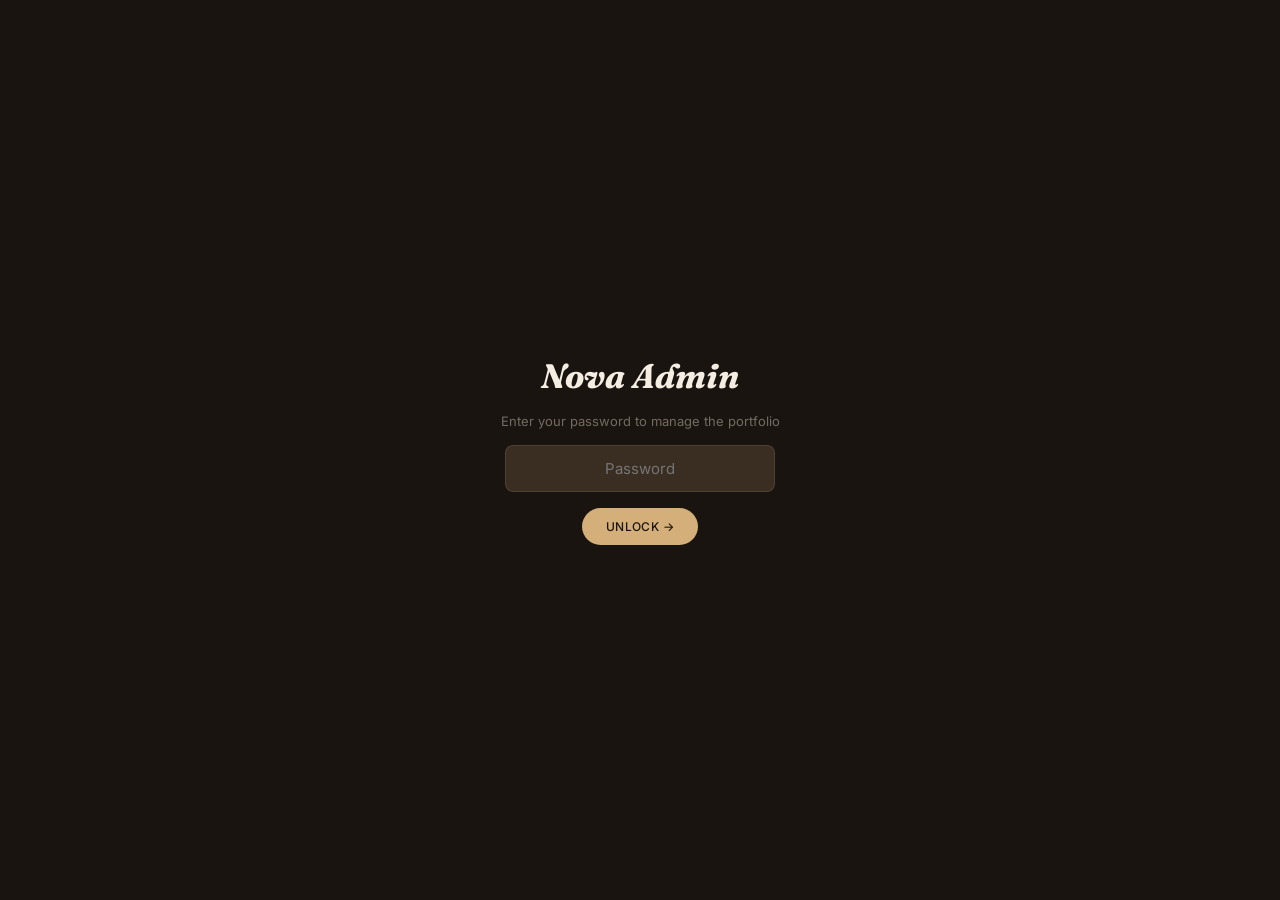
<file: admin.html>
<!DOCTYPE html>
<html lang="en">
<head>
<meta charset="UTF-8">
<meta name="viewport" content="width=device-width, initial-scale=1.0">
<title>Nova Admin Panel</title>
<link rel="preconnect" href="https://fonts.googleapis.com">
<link href="https://fonts.googleapis.com/css2?family=Fraunces:ital,opsz,wght@0,9..144,400;0,9..144,500;1,9..144,400&family=Inter:wght@300;400;500;600&display=swap" rel="stylesheet">
<style>
:root{--ink:#1a1410;--bone:#f4ede2;--umber:#2b221a;--umber2:#3a2e22;--champ:#d4af7a;--champ-dim:rgba(212,175,122,.22);--line:rgba(244,237,226,.1);--ff-d:'Fraunces',serif;--ff-b:'Inter',sans-serif;--ease:cubic-bezier(.16,1,.3,1)}
*{margin:0;padding:0;box-sizing:border-box}
body{background:var(--ink);color:var(--bone);font-family:var(--ff-b);min-height:100vh}
input,textarea,select,button{font-family:var(--ff-b)}
/* LOCK */
.lock{position:fixed;inset:0;background:var(--ink);display:flex;flex-direction:column;align-items:center;justify-content:center;gap:16px;z-index:999;transition:opacity .4s}
.lock.hide{opacity:0;pointer-events:none}
.lock h1{font-family:var(--ff-d);font-style:italic;font-size:34px}
.lock p{font-size:13px;color:rgba(244,237,226,.4)}
.lock input{background:var(--umber2);border:1px solid var(--line);color:var(--bone);padding:13px 18px;border-radius:8px;font-size:15px;width:270px;text-align:center;outline:none;transition:border-color .25s}
.lock input:focus{border-color:var(--champ)}
.lock-err{color:#f0a0a0;font-size:12px;display:none}
/* BTNS */
.btn{display:inline-flex;align-items:center;justify-content:center;gap:6px;padding:11px 24px;font-size:12px;letter-spacing:.04em;text-transform:uppercase;border-radius:100px;cursor:pointer;font-weight:500;transition:all .3s;border:none;white-space:nowrap}
.btn-gold{background:var(--champ);color:var(--ink)}.btn-gold:hover{background:var(--bone)}
.btn-outline{border:1px solid rgba(244,237,226,.22);color:var(--bone);background:none}.btn-outline:hover{border-color:var(--champ);color:var(--champ)}
.btn-red{border:1px solid rgba(240,160,160,.3);color:#f0a0a0;background:none}.btn-red:hover{background:rgba(240,160,160,.1)}
.btn-sm{padding:7px 15px;font-size:11px}
/* LAYOUT */
.wrap{display:none;min-height:100vh}.wrap.show{display:flex}
.sidebar{width:210px;flex-shrink:0;background:var(--umber);border-right:1px solid var(--line);display:flex;flex-direction:column;position:sticky;top:0;height:100vh;overflow-y:auto}
.s-logo{padding:20px;font-family:var(--ff-d);font-size:14px;letter-spacing:.12em;border-bottom:1px solid var(--line)}
.s-logo span{display:block;font-size:9.5px;color:rgba(244,237,226,.35);font-family:var(--ff-b);margin-top:2px;letter-spacing:.07em}
.s-nav{flex:1;padding:10px}
.s-sec{font-size:9px;letter-spacing:.14em;text-transform:uppercase;color:rgba(244,237,226,.3);padding:8px 10px 3px;margin-top:6px}
.s-btn{display:flex;align-items:center;gap:8px;width:100%;padding:8px 10px;border-radius:6px;background:none;border:none;color:rgba(244,237,226,.5);font-size:12px;cursor:pointer;text-align:left;transition:all .2s}
.s-btn:hover{background:rgba(244,237,226,.05);color:var(--bone)}
.s-btn.active{background:var(--champ-dim);color:var(--bone)}
.s-btn .ic{font-size:14px;width:18px;text-align:center;flex-shrink:0}
.s-foot{padding:12px 14px;border-top:1px solid var(--line)}
.main{flex:1;overflow-y:auto}
.topbar{padding:14px 26px;border-bottom:1px solid var(--line);display:flex;align-items:center;justify-content:space-between;background:rgba(26,20,16,.7);backdrop-filter:blur(10px);position:sticky;top:0;z-index:10}
.topbar-title{font-size:14.5px;font-weight:500}
/* PAGES */
.page{display:none;padding:26px}.page.active{display:block}
/* CARDS */
.card{background:var(--umber2);border:1px solid var(--line);border-radius:10px;padding:20px;margin-bottom:13px}
.card-title{font-size:13px;font-weight:500;margin-bottom:12px}
/* FORMS */
.frow{margin-bottom:12px}
.frow label{display:block;font-size:10px;letter-spacing:.06em;text-transform:uppercase;color:rgba(244,237,226,.4);margin-bottom:5px}
.frow input,.frow textarea,.frow select{width:100%;background:var(--ink);border:1px solid var(--line);color:var(--bone);padding:10px 12px;border-radius:7px;font-size:13px;outline:none;transition:border-color .25s;resize:vertical}
.frow input:focus,.frow textarea:focus,.frow select:focus{border-color:var(--champ)}
.fhint{font-size:11px;color:rgba(244,237,226,.3);margin-top:4px;line-height:1.5}
.fgrid{display:grid;grid-template-columns:1fr 1fr;gap:12px}
.brow{display:flex;gap:7px;flex-wrap:wrap;margin-top:13px}
/* UPLOAD ZONE */
.uzone{border:2px dashed rgba(212,175,122,.28);border-radius:10px;padding:26px 18px;text-align:center;cursor:pointer;transition:all .3s;position:relative;background:var(--ink)}
.uzone:hover,.uzone.over{border-color:var(--champ);background:rgba(212,175,122,.04)}
.uzone input{position:absolute;inset:0;opacity:0;cursor:pointer;width:100%;height:100%}
.uzone .uico{font-size:24px;margin-bottom:7px;opacity:.45}
.uzone p{font-size:12.5px;color:rgba(244,237,226,.5);line-height:1.6}
.uzone strong{color:var(--champ)}
.prog{margin-top:8px;display:none}
.prog-bar{height:3px;background:var(--umber2);border-radius:2px;overflow:hidden;margin-top:5px}
.prog-fill{height:100%;background:var(--champ);transition:width .3s}
.prog-lbl{font-size:11px;color:rgba(244,237,226,.45)}
/* IMG GRID */
.igrid{display:grid;grid-template-columns:repeat(auto-fill,minmax(88px,1fr));gap:8px;margin-top:10px}
.iitem{position:relative;aspect-ratio:1;border-radius:6px;overflow:hidden;background:var(--umber);border:1px solid var(--line)}
.iitem img{width:100%;height:100%;object-fit:cover}
.iitem .ibtn{position:absolute;background:rgba(20,14,10,.88);border:none;color:var(--bone);cursor:pointer;display:flex;align-items:center;justify-content:center;font-size:10px;opacity:0;transition:opacity .2s}
.iitem:hover .ibtn{opacity:1}
.iitem .ibtn.irm{top:3px;right:3px;width:19px;height:19px;border-radius:50%;color:#f0a0a0;font-size:11px}
.iitem .ibtn.icp{bottom:3px;left:3px;right:3px;padding:3px;border-radius:4px;text-transform:uppercase;letter-spacing:.04em}
.iitem.cov::after{content:'Cover';position:absolute;top:3px;left:3px;background:var(--champ);color:var(--ink);font-size:9px;font-weight:600;padding:2px 5px;border-radius:3px;text-transform:uppercase}
.iempty{grid-column:1/-1;text-align:center;padding:22px;color:rgba(244,237,226,.28);font-size:12px}
/* CAMPAIGN ITEMS */
.citem{display:flex;align-items:center;gap:10px;padding:10px 12px;background:var(--ink);border:1px solid var(--line);border-radius:8px;margin-bottom:7px;transition:border-color .2s}
.citem:hover{border-color:var(--champ-dim)}
.cthumb{width:42px;height:42px;border-radius:5px;overflow:hidden;flex-shrink:0;background:var(--umber)}
.cthumb img{width:100%;height:100%;object-fit:cover}
.cinfo{flex:1;min-width:0}
.cinfo strong{display:block;font-size:13px;margin-bottom:1px}
.cinfo span{font-size:11px;color:rgba(244,237,226,.38)}
.cacts{display:flex;gap:5px;flex-shrink:0}
.ibtn2{width:28px;height:28px;border-radius:6px;background:var(--umber2);border:1px solid var(--line);color:rgba(244,237,226,.55);cursor:pointer;display:flex;align-items:center;justify-content:center;font-size:12px;transition:all .2s}
.ibtn2:hover{background:var(--champ-dim);border-color:var(--champ);color:var(--bone)}
.ibtn2.del:hover{background:rgba(240,160,160,.1);border-color:#f0a0a0;color:#f0a0a0}
/* MODAL */
.moverlay{position:fixed;inset:0;background:rgba(6,4,2,.9);z-index:200;display:flex;align-items:center;justify-content:center;opacity:0;pointer-events:none;transition:opacity .3s;padding:14px}
.moverlay.open{opacity:1;pointer-events:all}
.modal{background:var(--umber);border:1px solid var(--line);border-radius:14px;width:100%;max-width:660px;max-height:92vh;overflow-y:auto}
.mhead{padding:17px 20px;border-bottom:1px solid var(--line);display:flex;align-items:center;justify-content:space-between;position:sticky;top:0;background:var(--umber);z-index:1}
.mhead h3{font-family:var(--ff-d);font-size:18px}
.mclose{background:none;border:none;color:rgba(244,237,226,.45);font-size:18px;cursor:pointer;width:28px;height:28px;display:flex;align-items:center;justify-content:center;border-radius:50%;transition:all .2s}
.mclose:hover{background:var(--umber2);color:var(--bone)}
.mbody{padding:20px}
/* STATS */
.srow{display:grid;grid-template-columns:repeat(auto-fit,minmax(110px,1fr));gap:9px;margin-bottom:16px}
.scard{background:var(--umber2);border:1px solid var(--line);border-radius:10px;padding:13px 15px}
.snum{font-family:var(--ff-d);font-size:24px;color:var(--champ)}
.slbl{font-size:10px;color:rgba(244,237,226,.4);margin-top:3px;text-transform:uppercase;letter-spacing:.05em}
/* EXPORT */
.ebox{background:var(--ink);border:1px solid var(--line);border-radius:8px;padding:11px;font-family:monospace;font-size:11px;color:#a8e0c0;height:150px;overflow-y:auto;white-space:pre;resize:none;width:100%;outline:none}
/* SETTINGS ROW */
.setrow{display:flex;align-items:center;gap:10px;padding:12px 0;border-bottom:1px solid var(--line)}
.setrow:last-child{border-bottom:none}
.setlbl{font-size:13px;font-weight:500;flex:1}
.setdesc{font-size:11px;color:rgba(244,237,226,.38);margin-top:1px}
/* TOAST */
.toast{position:fixed;bottom:20px;left:50%;transform:translateX(-50%) translateY(60px);background:var(--champ);color:var(--ink);padding:10px 22px;border-radius:100px;font-size:12.5px;font-weight:500;z-index:999;transition:transform .35s var(--ease)}
.toast.show{transform:translateX(-50%) translateY(0)}
/* API BOX */
.apibox{background:rgba(212,175,122,.07);border:1px solid var(--champ-dim);border-radius:8px;padding:12px;margin-bottom:13px}
@media(max-width:680px){
  .sidebar{width:48px}.s-logo span,.s-btn span,.s-sec{display:none}
  .s-logo{padding:14px 6px;text-align:center;font-size:11px}.s-btn{justify-content:center;padding:9px}.page{padding:14px}.fgrid{grid-template-columns:1fr}
}
</style>
</head>
<body>

<!-- LOCK -->
<div class="lock" id="lockScreen">
  <h1>Nova Admin</h1>
  <p>Enter your password to manage the portfolio</p>
  <input type="password" id="pwIn" placeholder="Password" autocomplete="off">
  <button class="btn btn-gold" id="pwBtn">Unlock →</button>
  <p class="lock-err" id="pwErr">Wrong password. Try again.</p>
</div>

<!-- WRAP -->
<div class="wrap" id="wrap">
  <aside class="sidebar">
    <div class="s-logo">NOVA<span>Admin Panel</span></div>
    <nav class="s-nav">
      <p class="s-sec">Overview</p>
      <button class="s-btn active" data-pg="dashboard"><span class="ic">📊</span><span>Dashboard</span></button>
      <p class="s-sec">Portfolio</p>
      <button class="s-btn" data-pg="images"><span class="ic">🖼️</span><span>Upload Images</span></button>
      <button class="s-btn" data-pg="campaigns"><span class="ic">📁</span><span>Campaigns</span></button>
      <p class="s-sec">Website</p>
      <button class="s-btn" data-pg="content"><span class="ic">✏️</span><span>Edit Text</span></button>
      <button class="s-btn" data-pg="social"><span class="ic">🔗</span><span>Social Links</span></button>
      <p class="s-sec">System</p>
      <button class="s-btn" data-pg="publish"><span class="ic">🚀</span><span>Save & Publish</span></button>
      <button class="s-btn" data-pg="settings"><span class="ic">⚙️</span><span>Settings</span></button>
    </nav>
    <div class="s-foot"><a href="index.html" class="btn btn-outline btn-sm" style="width:100%;justify-content:center">← Live site</a></div>
  </aside>

  <div class="main">
    <div class="topbar">
      <div class="topbar-title" id="tbTitle">Dashboard</div>
      <button class="btn btn-gold btn-sm" onclick="goPage('publish')">🚀 Save & Publish</button>
    </div>

    <!-- DASHBOARD -->
    <div class="page active" id="pg-dashboard">
      <div class="srow" id="statsRow"></div>
      <div class="card">
        <div class="card-title">👋 Welcome, Nova</div>
        <p style="font-size:12.5px;color:rgba(244,237,226,.55);line-height:1.7;margin-bottom:13px">Manage your entire portfolio from here. Upload images directly from your computer, add campaigns, edit website text and social links. When done, click <strong>Save & Publish</strong>.</p>
        <div style="display:flex;gap:7px;flex-wrap:wrap">
          <button class="btn btn-gold btn-sm" onclick="goPage('images')">🖼️ Upload Images</button>
          <button class="btn btn-outline btn-sm" onclick="goPage('campaigns')">📁 Campaigns</button>
          <button class="btn btn-outline btn-sm" onclick="goPage('content')">✏️ Edit Text</button>
        </div>
      </div>
    </div>

    <!-- UPLOAD IMAGES -->
    <div class="page" id="pg-images">
      <div class="card">
        <div class="card-title">🖼️ Upload Images Directly From Your Computer</div>
        <p style="font-size:12px;color:rgba(244,237,226,.45);line-height:1.6;margin-bottom:12px">Drag any photo from your computer straight into the box. Images are hosted on <strong>ImgBB</strong> (free, no account limit). After uploading, add them to any campaign below.</p>
        <div class="apibox" id="apiSetup">
          <p style="font-size:12.5px;font-weight:500;margin-bottom:7px">⚙️ One-time setup — 2 minutes</p>
          <p style="font-size:12px;color:rgba(244,237,226,.5);line-height:1.65;margin-bottom:9px">
            1. Open <strong>imgbb.com</strong> in a new tab → create a free account<br>
            2. Go to <strong>imgbb.com/api</strong> → copy your API key<br>
            3. Paste it below — saved in your browser, never needed again
          </p>
          <div style="display:flex;gap:7px">
            <input type="text" id="apiKeyIn" placeholder="Paste your ImgBB API key here" style="flex:1;background:var(--ink);border:1px solid var(--line);color:var(--bone);padding:9px 11px;border-radius:6px;font-size:13px;outline:none;transition:border-color .2s">
            <button class="btn btn-gold btn-sm" id="saveKeyBtn">Save</button>
          </div>
          <p id="keyStatus" style="font-size:11px;margin-top:5px;color:rgba(244,237,226,.38)"></p>
        </div>
        <div class="uzone" id="mainZone">
          <input type="file" id="mainFile" accept="image/*" multiple>
          <div class="uico">📸</div>
          <p><strong>Click here or drag images from your computer</strong><br>JPG, PNG, WEBP — multiple at once — uploads instantly</p>
        </div>
        <div class="prog" id="mainProg">
          <div class="prog-lbl" id="mainLbl">Uploading...</div>
          <div class="prog-bar"><div class="prog-fill" id="mainFill" style="width:0%"></div></div>
        </div>
      </div>
      <div class="card">
        <div class="card-title">📚 Your Image Library (<span id="imgCnt">0</span> images)</div>
        <p style="font-size:11.5px;color:rgba(244,237,226,.38);margin-bottom:9px">Click any image to copy its URL. Paste that URL when adding images to a campaign.</p>
        <div class="igrid" id="imgLib"><div class="iempty">No images yet. Upload above.</div></div>
      </div>
    </div>

    <!-- CAMPAIGNS -->
    <div class="page" id="pg-campaigns">
      <div class="card">
        <div class="card-title">📁 Manage Campaigns</div>
        <div style="display:flex;gap:6px;flex-wrap:wrap;margin-bottom:13px" id="capPills"></div>
        <div id="campList"></div>
        <div class="brow"><button class="btn btn-gold btn-sm" id="addCampBtn">+ Add new campaign</button></div>
      </div>
    </div>

    <!-- CONTENT -->
    <div class="page" id="pg-content">
      <div class="card">
        <div class="card-title">✏️ Edit Website Text</div>
        <div class="frow"><label>Hero tagline</label><input type="text" id="heroTag"></div>
        <div class="frow"><label>Hero subtitle</label><textarea id="heroSub" rows="2"></textarea></div>
        <div class="frow"><label>Contact email</label><input type="email" id="contactEmail"></div>
        <div class="brow"><button class="btn btn-gold btn-sm" id="saveTextBtn">Save text</button></div>
      </div>
      <div class="card">
        <div class="card-title">🏷️ Capsule Descriptions</div>
        <div id="descEditor"></div>
      </div>
    </div>

    <!-- SOCIAL -->
    <div class="page" id="pg-social">
      <div class="card">
        <div class="card-title">🔗 Social Media Links</div>
        <p style="font-size:12px;color:rgba(244,237,226,.38);margin-bottom:13px">Paste your full profile URLs below. These show in your website footer.</p>
        <div class="frow"><label>Instagram</label><input type="url" id="sIG" placeholder="https://www.instagram.com/novasoleil"></div>
        <div class="frow"><label>TikTok</label><input type="url" id="sTT" placeholder="https://www.tiktok.com/@novasoleil"></div>
        <div class="frow"><label>YouTube</label><input type="url" id="sYT" placeholder="https://www.youtube.com/@NovaSoleilOfficial"></div>
        <div class="frow"><label>Fiverr</label><input type="url" id="sFV" placeholder="https://www.fiverr.com/novasoleil"></div>
        <div class="brow"><button class="btn btn-gold btn-sm" id="saveSocBtn">Save links</button></div>
      </div>
    </div>

    <!-- PUBLISH -->
    <div class="page" id="pg-publish">
      <div class="card">
        <div class="card-title">🚀 Save & Publish Your Changes</div>
        <p style="font-size:12.5px;color:rgba(244,237,226,.55);line-height:1.7;margin-bottom:14px">All changes live in your browser until you publish. Follow these 4 steps to make them live on your website:</p>
        <div style="display:flex;flex-direction:column;gap:7px;margin-bottom:16px">
          <div style="display:flex;gap:10px;padding:11px;background:var(--ink);border-radius:8px;border:1px solid var(--line);align-items:center"><div style="width:22px;height:22px;border-radius:50%;background:var(--champ);color:var(--ink);display:flex;align-items:center;justify-content:center;font-size:11px;font-weight:700;flex-shrink:0">1</div><div><strong style="font-size:12.5px">Click "Generate data.js" below</strong><p style="font-size:11px;color:rgba(244,237,226,.4)">Creates your updated website data file</p></div></div>
          <div style="display:flex;gap:10px;padding:11px;background:var(--ink);border-radius:8px;border:1px solid var(--line);align-items:center"><div style="width:22px;height:22px;border-radius:50%;background:var(--champ);color:var(--ink);display:flex;align-items:center;justify-content:center;font-size:11px;font-weight:700;flex-shrink:0">2</div><div><strong style="font-size:12.5px">Click "Copy code"</strong><p style="font-size:11px;color:rgba(244,237,226,.4)">Copies everything to your clipboard</p></div></div>
          <div style="display:flex;gap:10px;padding:11px;background:var(--ink);border-radius:8px;border:1px solid var(--line);align-items:center"><div style="width:22px;height:22px;border-radius:50%;background:var(--champ);color:var(--ink);display:flex;align-items:center;justify-content:center;font-size:11px;font-weight:700;flex-shrink:0">3</div><div><strong style="font-size:12.5px">Open data.js on your computer → Select All → Paste → Save</strong><p style="font-size:11px;color:rgba(244,237,226,.4)">Replaces old code with new code</p></div></div>
          <div style="display:flex;gap:10px;padding:11px;background:var(--ink);border-radius:8px;border:1px solid var(--line);align-items:center"><div style="width:22px;height:22px;border-radius:50%;background:var(--champ);color:var(--ink);display:flex;align-items:center;justify-content:center;font-size:11px;font-weight:700;flex-shrink:0">4</div><div><strong style="font-size:12.5px">Re-upload nova-v3-site folder to Netlify</strong><p style="font-size:11px;color:rgba(244,237,226,.4)">netlify.com → Deploys → drag folder → live in 30 seconds</p></div></div>
        </div>
        <div class="brow">
          <button class="btn btn-gold btn-sm" id="genBtn">Generate data.js</button>
          <button class="btn btn-outline btn-sm" id="copyBtn" style="display:none">Copy code</button>
        </div>
        <textarea class="ebox" id="exportBox" style="margin-top:12px;display:none" readonly></textarea>
      </div>
    </div>

    <!-- SETTINGS -->
    <div class="page" id="pg-settings">
      <div class="card">
        <div class="card-title">⚙️ Settings</div>
        <div class="setrow">
          <div><div class="setlbl">Change admin password</div><div class="setdesc">Minimum 6 characters</div></div>
          <div style="display:flex;gap:6px">
            <input type="password" id="newPwIn" placeholder="New password" style="background:var(--ink);border:1px solid var(--line);color:var(--bone);padding:8px 11px;border-radius:6px;font-size:12.5px;outline:none;width:140px">
            <button class="btn btn-outline btn-sm" id="chPwBtn">Change</button>
          </div>
        </div>
        <div class="setrow">
          <div><div class="setlbl">ImgBB API key</div><div class="setdesc">Reset to enter a different key</div></div>
          <button class="btn btn-outline btn-sm" id="resetKeyBtn">Reset</button>
        </div>
        <div class="setrow">
          <div><div class="setlbl">Reset all changes</div><div class="setdesc">Go back to original data.js values</div></div>
          <button class="btn btn-red btn-sm" id="resetAllBtn">Reset</button>
        </div>
      </div>
    </div>

  </div><!-- end main -->
</div><!-- end wrap -->

<!-- CAMPAIGN MODAL -->
<div class="moverlay" id="campModal">
  <div class="modal">
    <div class="mhead">
      <h3 id="mTitle">New Campaign</h3>
      <button class="mclose" id="mClose">✕</button>
    </div>
    <div class="mbody">
      <div class="fgrid">
        <div class="frow"><label>Brand / Campaign name *</label><input type="text" id="mBrand" placeholder="e.g. Mejuri Gold Collection"></div>
        <div class="frow"><label>Type</label><select id="mType"><option>Campaign</option><option>Editorial</option><option>Macro</option><option>Beauty</option><option>Product</option></select></div>
      </div>
      <div class="frow"><label>Description</label><textarea id="mDesc" rows="3" placeholder="Describe what this campaign shows for visitors..."></textarea></div>
      <div class="frow">
        <label>Campaign Images</label>
        <p style="font-size:11.5px;color:rgba(244,237,226,.38);margin-bottom:8px">Upload directly from your computer OR paste a URL from your Image Library. First image becomes the cover automatically.</p>
        <div class="uzone" id="mZone" style="padding:16px;margin-bottom:8px">
          <input type="file" id="mFile" accept="image/*" multiple>
          <div class="uico" style="font-size:20px">📸</div>
          <p style="font-size:12px">Drag images here or click to browse</p>
        </div>
        <div style="display:flex;gap:7px;margin-bottom:8px">
          <input type="text" id="mUrl" placeholder="Or paste image URL from your library" style="flex:1;background:var(--ink);border:1px solid var(--line);color:var(--bone);padding:9px 11px;border-radius:6px;font-size:12.5px;outline:none">
          <button class="btn btn-outline btn-sm" id="addUrlBtn">Add</button>
        </div>
        <div class="igrid" id="mGallery" style="grid-template-columns:repeat(auto-fill,minmax(72px,1fr))"><div class="iempty">No images yet</div></div>
      </div>
      <div class="brow">
        <button class="btn btn-gold btn-sm" id="saveCampBtn">Save campaign</button>
        <button class="btn btn-outline btn-sm" id="cancelCampBtn">Cancel</button>
      </div>
    </div>
  </div>
</div>

<div class="toast" id="toast"></div>

<script src="data.js"></script>
<script>
// ── STATE ──────────────────────────────────────
let W = JSON.parse(JSON.stringify(NOVA));
let lib = JSON.parse(localStorage.getItem('nova_imgs')||'[]');
let apiKey = localStorage.getItem('nova_key')||'';
let activeCap = W.capsules[0]?.id||'fashion';
let editIdx = null;
let mImgs = [];

// ── LOCK ───────────────────────────────────────
document.getElementById('pwBtn').addEventListener('click', tryUnlock);
document.getElementById('pwIn').addEventListener('keydown', e=>{ if(e.key==='Enter') tryUnlock(); });
function tryUnlock(){
  if(document.getElementById('pwIn').value === W.adminPassword){
    const lk = document.getElementById('lockScreen');
    lk.classList.add('hide');
    setTimeout(()=>{ lk.style.display='none'; document.getElementById('wrap').classList.add('show'); initAdmin(); },400);
  } else {
    document.getElementById('pwErr').style.display='block';
    document.getElementById('pwIn').value='';
  }
}

// ── NAVIGATION ─────────────────────────────────
const pageNames = {dashboard:'Dashboard',images:'Upload Images',campaigns:'Manage Campaigns',content:'Edit Content',social:'Social Links',publish:'Save & Publish',settings:'Settings'};
function goPage(id){
  document.querySelectorAll('.page').forEach(p=>p.classList.remove('active'));
  document.querySelectorAll('.s-btn').forEach(b=>b.classList.remove('active'));
  document.getElementById('pg-'+id)?.classList.add('active');
  document.querySelectorAll('.s-btn[data-pg="'+id+'"]').forEach(b=>b.classList.add('active'));
  document.getElementById('tbTitle').textContent = pageNames[id]||id;
}
document.querySelectorAll('.s-btn[data-pg]').forEach(b=>b.addEventListener('click',()=>goPage(b.dataset.pg)));

// ── INIT ───────────────────────────────────────
function initAdmin(){
  renderStats(); renderLib(); renderPills(); renderCamps(); renderContent(); renderSocial(); renderDescEditor();
  if(apiKey){ document.getElementById('apiSetup').style.display='none'; }
  document.getElementById('apiKeyIn').value = apiKey;
  document.getElementById('keyStatus').textContent = apiKey ? '✅ API key ready' : '';
}

// ── STATS ──────────────────────────────────────
function renderStats(){
  const tc = W.capsules.reduce((s,c)=>s+c.campaigns.length,0);
  const ti = W.capsules.reduce((s,c)=>s+c.campaigns.reduce((ss,x)=>ss+x.images.length,0),0);
  document.getElementById('statsRow').innerHTML =
    [{n:W.capsules.length,l:'Capsules'},{n:tc,l:'Campaigns'},{n:ti+lib.length,l:'Images'},{n:W.capsules.filter(c=>c.campaigns.length>0).length,l:'Active capsules'}]
    .map(s=>`<div class="scard"><div class="snum">${s.n}</div><div class="slbl">${s.l}</div></div>`).join('');
}

// ── API KEY ────────────────────────────────────
document.getElementById('saveKeyBtn').addEventListener('click',()=>{
  const k=document.getElementById('apiKeyIn').value.trim();
  if(!k){toast('Please paste your ImgBB API key');return;}
  apiKey=k; localStorage.setItem('nova_key',k);
  document.getElementById('keyStatus').textContent='✅ API key saved!';
  document.getElementById('apiSetup').style.display='none';
  toast('ImgBB key saved! You can now upload images directly.');
});
document.getElementById('resetKeyBtn')?.addEventListener('click',()=>{
  apiKey=''; localStorage.removeItem('nova_key');
  document.getElementById('apiSetup').style.display='block';
  toast('API key cleared');
});

// ── UPLOAD ENGINE ──────────────────────────────
async function uploadOne(file){
  if(!apiKey){
    const url=URL.createObjectURL(file);
    lib.unshift({url,name:file.name,date:new Date().toLocaleDateString()});
    saveLib(); return url;
  }
  const fd=new FormData(); fd.append('image',file);
  const res=await fetch('https://api.imgbb.com/1/upload?key='+apiKey,{method:'POST',body:fd});
  const d=await res.json();
  if(d.success){ const url=d.data.url; lib.unshift({url,name:file.name,date:new Date().toLocaleDateString()}); saveLib(); return url; }
  throw new Error(d.error?.message||'Upload failed');
}
function saveLib(){ localStorage.setItem('nova_imgs',JSON.stringify(lib.slice(0,300))); }

async function handleFiles(files, onUrl, progId, fillId, lblId){
  const imgs=Array.from(files).filter(f=>f.type.startsWith('image/'));
  if(!imgs.length)return;
  const prog=document.getElementById(progId), fill=document.getElementById(fillId), lbl=document.getElementById(lblId);
  if(prog) prog.style.display='block';
  for(let i=0;i<imgs.length;i++){
    if(lbl) lbl.textContent=`Uploading ${i+1} of ${imgs.length}: ${imgs[i].name}`;
    if(fill) fill.style.width=((i/imgs.length)*100)+'%';
    try{ const url=await uploadOne(imgs[i]); if(onUrl) onUrl(url); }
    catch(e){ toast('Failed: '+imgs[i].name); }
  }
  if(fill) fill.style.width='100%';
  if(lbl) lbl.textContent='Done!';
  setTimeout(()=>{ if(prog) prog.style.display='none'; },1400);
  renderLib(); renderStats();
  toast(imgs.length+' image'+(imgs.length>1?'s':'')+' uploaded!');
}

function setupZone(zoneId,fileId,onUrl,progId,fillId,lblId){
  const z=document.getElementById(zoneId), f=document.getElementById(fileId);
  if(!z||!f)return;
  z.addEventListener('dragover',e=>{e.preventDefault();z.classList.add('over')});
  z.addEventListener('dragleave',()=>z.classList.remove('over'));
  z.addEventListener('drop',e=>{e.preventDefault();z.classList.remove('over');handleFiles(e.dataTransfer.files,onUrl,progId,fillId,lblId);});
  f.addEventListener('change',()=>{handleFiles(f.files,onUrl,progId,fillId,lblId);f.value='';});
}
setupZone('mainZone','mainFile',null,'mainProg','mainFill','mainLbl');

// ── IMAGE LIBRARY ──────────────────────────────
function renderLib(){
  const el=document.getElementById('imgLib'), cnt=document.getElementById('imgCnt');
  if(cnt) cnt.textContent=lib.length;
  if(!lib.length){el.innerHTML='<div class="iempty">No images yet. Upload above.</div>';return;}
  el.innerHTML=lib.map((img,i)=>`
    <div class="iitem" title="${img.name}">
      <img src="${img.url}" alt="" loading="lazy">
      <button class="ibtn irm" onclick="rmLib(${i})">✕</button>
      <button class="ibtn icp" onclick="cpUrl('${img.url}')">Copy URL</button>
    </div>`).join('');
}
function rmLib(i){lib.splice(i,1);saveLib();renderLib();renderStats();}
function cpUrl(url){navigator.clipboard.writeText(url).then(()=>toast('URL copied! Paste it into a campaign.'));}

// ── CAPSULE PILLS ──────────────────────────────
function renderPills(){
  document.getElementById('capPills').innerHTML=W.capsules.map(c=>
    `<button class="btn btn-sm ${c.id===activeCap?'btn-gold':'btn-outline'}" onclick="swCap('${c.id}')">${c.icon} ${c.title}</button>`
  ).join('');
}
function swCap(id){activeCap=id;renderPills();renderCamps();}

// ── CAMPAIGN LIST ──────────────────────────────
function renderCamps(){
  const el=document.getElementById('campList');
  const cap=W.capsules.find(c=>c.id===activeCap);
  if(!cap)return;
  if(!cap.campaigns.length){el.innerHTML='<div style="text-align:center;padding:22px;color:rgba(244,237,226,.28);font-size:12.5px">No campaigns yet in '+cap.title+'. Add one below.</div>';return;}
  el.innerHTML=cap.campaigns.map((camp,i)=>`
    <div class="citem">
      <div class="cthumb"><img src="${camp.cover}" alt="" onerror="this.style.display='none'"></div>
      <div class="cinfo"><strong>${camp.brand}</strong><span>${camp.type} · ${camp.images.length} image${camp.images.length!==1?'s':''}</span></div>
      <div class="cacts">
        <button class="ibtn2" onclick="openEdit(${i})" title="Edit">✎</button>
        <button class="ibtn2 del" onclick="delCamp(${i})" title="Delete">✕</button>
      </div>
    </div>`).join('');
}

// ── CAMPAIGN MODAL ─────────────────────────────
const modal=document.getElementById('campModal');
function openNew(){editIdx=null;mImgs=[];document.getElementById('mTitle').textContent='New Campaign';document.getElementById('mBrand').value='';document.getElementById('mType').value='Campaign';document.getElementById('mDesc').value='';renderMGallery();modal.classList.add('open');}
function openEdit(i){editIdx=i;const camp=W.capsules.find(c=>c.id===activeCap).campaigns[i];mImgs=camp.images.slice();document.getElementById('mTitle').textContent='Edit Campaign';document.getElementById('mBrand').value=camp.brand;document.getElementById('mType').value=camp.type;document.getElementById('mDesc').value=camp.description;renderMGallery();modal.classList.add('open');}
function closeModal(){modal.classList.remove('open');}
document.getElementById('mClose').addEventListener('click',closeModal);
document.getElementById('cancelCampBtn').addEventListener('click',closeModal);
modal.addEventListener('click',e=>{if(e.target===modal)closeModal();});
document.getElementById('addCampBtn').addEventListener('click',openNew);
document.getElementById('addUrlBtn').addEventListener('click',()=>{const u=document.getElementById('mUrl').value.trim();if(u){mImgs.push(u);document.getElementById('mUrl').value='';renderMGallery();}});

setupZone('mZone','mFile',(url)=>{mImgs.push(url);renderMGallery();},'','','');

// Override modal zone to not use progress elements
const mZone=document.getElementById('mZone'),mFile=document.getElementById('mFile');
if(mZone&&mFile){
  mZone.addEventListener('dragover',e=>{e.preventDefault();mZone.classList.add('over')});
  mZone.addEventListener('dragleave',()=>mZone.classList.remove('over'));
  mZone.addEventListener('drop',e=>{e.preventDefault();mZone.classList.remove('over');handleModalFiles(e.dataTransfer.files);});
  mFile.addEventListener('change',()=>{handleModalFiles(mFile.files);mFile.value='';});
}
async function handleModalFiles(files){
  const imgs=Array.from(files).filter(f=>f.type.startsWith('image/'));
  for(const f of imgs){try{const url=await uploadOne(f);mImgs.push(url);renderMGallery();}catch(e){toast('Failed: '+f.name);}}
  renderLib();renderStats();
}

function renderMGallery(){
  const g=document.getElementById('mGallery');
  if(!mImgs.length){g.innerHTML='<div class="iempty">No images yet</div>';return;}
  g.innerHTML=mImgs.map((url,i)=>`
    <div class="iitem ${i===0?'cov':''}" title="${i===0?'Cover':''}">
      <img src="${url}" alt="" loading="lazy" onerror="this.src=''">
      <button class="ibtn irm" onclick="mRm(${i})">✕</button>
      ${i>0?`<button class="ibtn icp" onclick="mCov(${i})">Cover</button>`:''}
    </div>`).join('');
}
function mRm(i){mImgs.splice(i,1);renderMGallery();}
function mCov(i){const u=mImgs.splice(i,1)[0];mImgs.unshift(u);renderMGallery();}

document.getElementById('saveCampBtn').addEventListener('click',()=>{
  const brand=document.getElementById('mBrand').value.trim();
  if(!brand){toast('Please enter a brand or campaign name');return;}
  const cap=W.capsules.find(c=>c.id===activeCap);
  const obj={id:brand.toLowerCase().replace(/[^a-z0-9]+/g,'-')+'-'+Date.now(),brand,type:document.getElementById('mType').value,cover:mImgs[0]||'',images:mImgs.slice(),videos:[],description:document.getElementById('mDesc').value.trim()};
  if(editIdx===null){cap.campaigns.push(obj);}else{cap.campaigns[editIdx]=obj;}
  closeModal();renderCamps();renderStats();toast('Campaign saved! Click Save & Publish to go live.');
});
function delCamp(i){if(!confirm('Delete this campaign? This cannot be undone.'))return;W.capsules.find(c=>c.id===activeCap).campaigns.splice(i,1);renderCamps();renderStats();toast('Campaign deleted');}

// ── CONTENT EDITOR ─────────────────────────────
function renderContent(){document.getElementById('heroTag').value=W.hero.tagline||'';document.getElementById('heroSub').value=W.hero.sub||'';document.getElementById('contactEmail').value=W.contact.email||'';}
document.getElementById('saveTextBtn').addEventListener('click',()=>{W.hero.tagline=document.getElementById('heroTag').value.trim();W.hero.sub=document.getElementById('heroSub').value.trim();W.contact.email=document.getElementById('contactEmail').value.trim();toast('Text saved! Click Save & Publish to go live.');});
function renderDescEditor(){
  const el=document.getElementById('descEditor');
  el.innerHTML=W.capsules.map(c=>`<div class="frow"><label>${c.icon} ${c.title}</label><textarea id="cd_${c.id}" rows="2">${c.description}</textarea></div>`).join('')+`<div class="brow"><button class="btn btn-gold btn-sm" id="saveDescsBtn">Save descriptions</button></div>`;
  document.getElementById('saveDescsBtn').addEventListener('click',()=>{W.capsules.forEach(c=>{const e=document.getElementById('cd_'+c.id);if(e)c.description=e.value.trim();});toast('Descriptions saved!');});
}

// ── SOCIAL ─────────────────────────────────────
function renderSocial(){document.getElementById('sIG').value=W.social.instagram||'';document.getElementById('sTT').value=W.social.tiktok||'';document.getElementById('sYT').value=W.social.youtube||'';document.getElementById('sFV').value=W.social.fiverr||'';}
document.getElementById('saveSocBtn').addEventListener('click',()=>{W.social.instagram=document.getElementById('sIG').value.trim();W.social.tiktok=document.getElementById('sTT').value.trim();W.social.youtube=document.getElementById('sYT').value.trim();W.social.fiverr=document.getElementById('sFV').value.trim();toast('Social links saved! Click Save & Publish to go live.');});

// ── PUBLISH ────────────────────────────────────
document.getElementById('genBtn').addEventListener('click',()=>{
  const code='const NOVA = '+JSON.stringify(W,null,2)+';\n';
  const box=document.getElementById('exportBox');
  box.value=code; box.style.display='block';
  document.getElementById('copyBtn').style.display='inline-flex';
  toast('Generated! Click "Copy code" then paste into data.js.');
});
document.getElementById('copyBtn').addEventListener('click',()=>{
  const box=document.getElementById('exportBox');
  box.select();
  navigator.clipboard.writeText(box.value).then(()=>toast('Copied! Paste into data.js and re-upload to Netlify.'));
});

// ── SETTINGS ───────────────────────────────────
document.getElementById('chPwBtn').addEventListener('click',()=>{const p=document.getElementById('newPwIn').value.trim();if(!p||p.length<6){toast('Minimum 6 characters');return;}W.adminPassword=p;document.getElementById('newPwIn').value='';toast('Password changed! Click Save & Publish to make it permanent.');});
document.getElementById('resetAllBtn').addEventListener('click',()=>{if(!confirm('Reset ALL changes back to original data.js?'))return;W=JSON.parse(JSON.stringify(NOVA));initAdmin();toast('Reset to original data.js');});

// ── TOAST ──────────────────────────────────────
function toast(msg){const t=document.getElementById('toast');t.textContent=msg;t.classList.add('show');setTimeout(()=>t.classList.remove('show'),3200);}
</script>
</body>
</html>
<!-- GITHUB AUTO-PUBLISH PATCH — appended to admin.html -->
<script>
// ── GITHUB AUTO-PUBLISH ────────────────────────────────────────
// Replaces the manual copy-paste publish flow with one-click push to GitHub
// which triggers Netlify to auto-redeploy in ~30 seconds

const GH_KEYS = {
  token:  localStorage.getItem('gh_token')  || '',
  repo:   localStorage.getItem('gh_repo')   || '',
  branch: localStorage.getItem('gh_branch') || 'main'
};

// ── INJECT GITHUB SETUP UI into the publish page ──────────────
document.addEventListener('DOMContentLoaded', () => {
  const publishPage = document.getElementById('pg-publish');
  if (!publishPage) return;

  const ghBox = document.createElement('div');
  ghBox.className = 'card';
  ghBox.id = 'ghSetupCard';
  ghBox.innerHTML = `
    <div class="card-title">⚡ One-Click Publish Setup (GitHub)</div>
    <p style="font-size:12.5px;color:rgba(244,237,226,.55);line-height:1.7;margin-bottom:14px">
      Connect to GitHub once — after that, one click publishes your site automatically.
      Netlify will update in about 30 seconds. No copy-paste, no re-upload ever again.
    </p>

    <div id="ghNotSetup">
      <p style="font-size:12.5px;font-weight:500;color:var(--champ);margin-bottom:12px">⚙️ Three-minute setup — do this once</p>

      <div style="display:flex;flex-direction:column;gap:8px;margin-bottom:16px">
        <div style="display:flex;gap:10px;padding:11px;background:var(--ink);border-radius:8px;border:1px solid var(--line)">
          <div style="width:22px;height:22px;border-radius:50%;background:var(--champ);color:var(--ink);display:flex;align-items:center;justify-content:center;font-size:11px;font-weight:700;flex-shrink:0">1</div>
          <div><strong style="font-size:12.5px">Create a free GitHub account</strong><br><p style="font-size:11.5px;color:rgba(244,237,226,.4)">Go to <strong>github.com</strong> → Sign up free → verify your email</p></div>
        </div>
        <div style="display:flex;gap:10px;padding:11px;background:var(--ink);border-radius:8px;border:1px solid var(--line)">
          <div style="width:22px;height:22px;border-radius:50%;background:var(--champ);color:var(--ink);display:flex;align-items:center;justify-content:center;font-size:11px;font-weight:700;flex-shrink:0">2</div>
          <div><strong style="font-size:12.5px">Upload your nova-v3-site folder to GitHub</strong><br><p style="font-size:11.5px;color:rgba(244,237,226,.4)">github.com → New repository → name it <strong>novasoleil</strong> → upload all files from nova-v3-site folder</p></div>
        </div>
        <div style="display:flex;gap:10px;padding:11px;background:var(--ink);border-radius:8px;border:1px solid var(--line)">
          <div style="width:22px;height:22px;border-radius:50%;background:var(--champ);color:var(--ink);display:flex;align-items:center;justify-content:center;font-size:11px;font-weight:700;flex-shrink:0">3</div>
          <div><strong style="font-size:12.5px">Connect Netlify to your GitHub repo</strong><br><p style="font-size:11.5px;color:rgba(244,237,226,.4)">netlify.com → Add new site → Import from GitHub → select <strong>novasoleil</strong> repo → deploy. Now Netlify watches GitHub.</p></div>
        </div>
        <div style="display:flex;gap:10px;padding:11px;background:var(--ink);border-radius:8px;border:1px solid var(--line)">
          <div style="width:22px;height:22px;border-radius:50%;background:var(--champ);color:var(--ink);display:flex;align-items:center;justify-content:center;font-size:11px;font-weight:700;flex-shrink:0">4</div>
          <div><strong style="font-size:12.5px">Create a GitHub Personal Access Token</strong><br>
            <p style="font-size:11.5px;color:rgba(244,237,226,.4)">
              github.com → click your profile photo → Settings → Developer settings → Personal access tokens → Tokens (classic) → Generate new token →
              tick <strong>repo</strong> checkbox → Generate token → <strong>copy it immediately</strong> (shown only once)
            </p>
          </div>
        </div>
      </div>

      <div style="display:flex;flex-direction:column;gap:9px">
        <div class="frow" style="margin:0">
          <label>GitHub Personal Access Token</label>
          <input type="password" id="ghTokenIn" placeholder="ghp_xxxxxxxxxxxxxxxxxxxx" style="background:var(--ink);border:1px solid var(--line);color:var(--bone);padding:10px 12px;border-radius:7px;font-size:13px;outline:none;width:100%">
        </div>
        <div class="frow" style="margin:0">
          <label>GitHub username / repository name</label>
          <input type="text" id="ghRepoIn" placeholder="yourusername/novasoleil" style="background:var(--ink);border:1px solid var(--line);color:var(--bone);padding:10px 12px;border-radius:7px;font-size:13px;outline:none;width:100%">
          <p class="fhint">Format: your GitHub username, a slash, then the repository name. Example: john123/novasoleil</p>
        </div>
        <div class="frow" style="margin:0">
          <label>Branch name (usually: main)</label>
          <input type="text" id="ghBranchIn" value="main" style="background:var(--ink);border:1px solid var(--line);color:var(--bone);padding:10px 12px;border-radius:7px;font-size:13px;outline:none;width:100%">
        </div>
        <button class="btn btn-gold btn-sm" id="saveGhBtn" style="margin-top:4px;align-self:flex-start">Save GitHub settings</button>
      </div>
    </div>

    <div id="ghReady" style="display:none">
      <div style="background:rgba(29,158,117,.1);border:1px solid rgba(29,158,117,.3);border-radius:8px;padding:13px;margin-bottom:14px;display:flex;align-items:center;gap:12px">
        <span style="font-size:22px">✅</span>
        <div>
          <p style="font-size:13px;font-weight:500;color:#4ecfa0">GitHub connected</p>
          <p style="font-size:11.5px;color:rgba(244,237,226,.45)" id="ghRepoLabel"></p>
        </div>
        <button class="btn btn-outline btn-sm" id="disconnectGhBtn" style="margin-left:auto">Disconnect</button>
      </div>

      <div style="background:rgba(212,175,122,.06);border:1px solid var(--champ-dim);border-radius:10px;padding:16px;text-align:center">
        <p style="font-size:13px;font-weight:500;margin-bottom:6px">Ready to publish</p>
        <p style="font-size:12px;color:rgba(244,237,226,.5);margin-bottom:14px;line-height:1.6">Click the button below. Your changes go to GitHub and Netlify updates your live site in about 30 seconds automatically.</p>
        <button class="btn btn-gold" id="oneClickPublishBtn" style="width:100%;justify-content:center;font-size:14px;padding:14px">
          🚀 Publish to live website now
        </button>
        <div id="publishStatus" style="margin-top:12px;font-size:12.5px;color:rgba(244,237,226,.5);min-height:20px"></div>
      </div>
    </div>
  `;

  // Insert the GitHub box at the TOP of the publish page, before existing card
  publishPage.insertBefore(ghBox, publishPage.firstChild);

  // Render initial state
  refreshGhUI();
});

function refreshGhUI() {
  const notSetup = document.getElementById('ghNotSetup');
  const ready    = document.getElementById('ghReady');
  const label    = document.getElementById('ghRepoLabel');
  if (!notSetup || !ready) return;

  if (GH_KEYS.token && GH_KEYS.repo) {
    notSetup.style.display = 'none';
    ready.style.display    = 'block';
    if (label) label.textContent = 'Connected to: ' + GH_KEYS.repo + ' (' + GH_KEYS.branch + ')';
  } else {
    notSetup.style.display = 'block';
    ready.style.display    = 'none';
  }
}

// Save GitHub settings
document.addEventListener('click', function(e) {
  if (e.target && e.target.id === 'saveGhBtn') {
    const token  = (document.getElementById('ghTokenIn')?.value  || '').trim();
    const repo   = (document.getElementById('ghRepoIn')?.value   || '').trim();
    const branch = (document.getElementById('ghBranchIn')?.value || 'main').trim();

    if (!token)        { toast('Please paste your GitHub token'); return; }
    if (!repo || !repo.includes('/')) { toast('Format must be: username/reponame — e.g. john123/novasoleil'); return; }

    GH_KEYS.token  = token;
    GH_KEYS.repo   = repo;
    GH_KEYS.branch = branch;
    localStorage.setItem('gh_token',  token);
    localStorage.setItem('gh_repo',   repo);
    localStorage.setItem('gh_branch', branch);
    refreshGhUI();
    toast('GitHub settings saved! You can now publish with one click.');
  }

  if (e.target && e.target.id === 'disconnectGhBtn') {
    GH_KEYS.token = ''; GH_KEYS.repo = ''; GH_KEYS.branch = 'main';
    localStorage.removeItem('gh_token');
    localStorage.removeItem('gh_repo');
    localStorage.removeItem('gh_branch');
    refreshGhUI();
    toast('GitHub disconnected');
  }

  if (e.target && e.target.id === 'oneClickPublishBtn') {
    publishToGitHub();
  }
});

// ── CORE PUBLISH FUNCTION ──────────────────────────────────────
async function publishToGitHub() {
  const btn    = document.getElementById('oneClickPublishBtn');
  const status = document.getElementById('publishStatus');

  if (!GH_KEYS.token || !GH_KEYS.repo) {
    toast('Please complete the GitHub setup first'); return;
  }

  // Use the working copy W from the main admin script
  if (typeof W === 'undefined') { toast('Please unlock the admin panel first'); return; }

  btn.disabled   = true;
  btn.textContent = '⏳ Publishing...';
  if (status) status.textContent = 'Connecting to GitHub...';

  const newContent = 'const NOVA = ' + JSON.stringify(W, null, 2) + ';\n';
  const encoded    = btoa(unescape(encodeURIComponent(newContent)));
  const apiBase    = 'https://api.github.com/repos/' + GH_KEYS.repo;
  const filePath   = 'data.js';
  const headers    = {
    'Authorization': 'token ' + GH_KEYS.token,
    'Content-Type':  'application/json',
    'Accept':        'application/vnd.github.v3+json'
  };

  try {
    // Step 1 — get current file SHA (needed by GitHub API to update a file)
    if (status) status.textContent = 'Getting current file info...';
    const getRes = await fetch(apiBase + '/contents/' + filePath + '?ref=' + GH_KEYS.branch, { headers });

    let sha = null;
    if (getRes.ok) {
      const getData = await getRes.json();
      sha = getData.sha;
    } else if (getRes.status !== 404) {
      const err = await getRes.json();
      throw new Error('GitHub error: ' + (err.message || getRes.status));
    }

    // Step 2 — push the updated data.js
    if (status) status.textContent = 'Uploading data.js to GitHub...';
    const body = {
      message: 'Admin update — ' + new Date().toLocaleString(),
      content: encoded,
      branch:  GH_KEYS.branch
    };
    if (sha) body.sha = sha;

    const putRes = await fetch(apiBase + '/contents/' + filePath, {
      method:  'PUT',
      headers,
      body:    JSON.stringify(body)
    });

    if (!putRes.ok) {
      const err = await putRes.json();
      throw new Error(err.message || 'Upload failed (' + putRes.status + ')');
    }

    // Success
    if (status) {
      status.innerHTML = '✅ <strong style="color:#4ecfa0">Published!</strong> Netlify is updating your live site — ready in about 30 seconds. <a href="https://novasoleil.netlify.app" target="_blank" style="color:var(--champ);text-decoration:underline">Check live site →</a>';
    }
    toast('✅ Published! Your live site will update in ~30 seconds.');

  } catch (err) {
    if (status) status.innerHTML = '❌ <span style="color:#f0a0a0">Error: ' + err.message + '</span>';
    toast('Publish failed: ' + err.message);
    console.error('GitHub publish error:', err);
  } finally {
    btn.disabled    = false;
    btn.textContent = '🚀 Publish to live website now';
  }
}
</script>
</file>
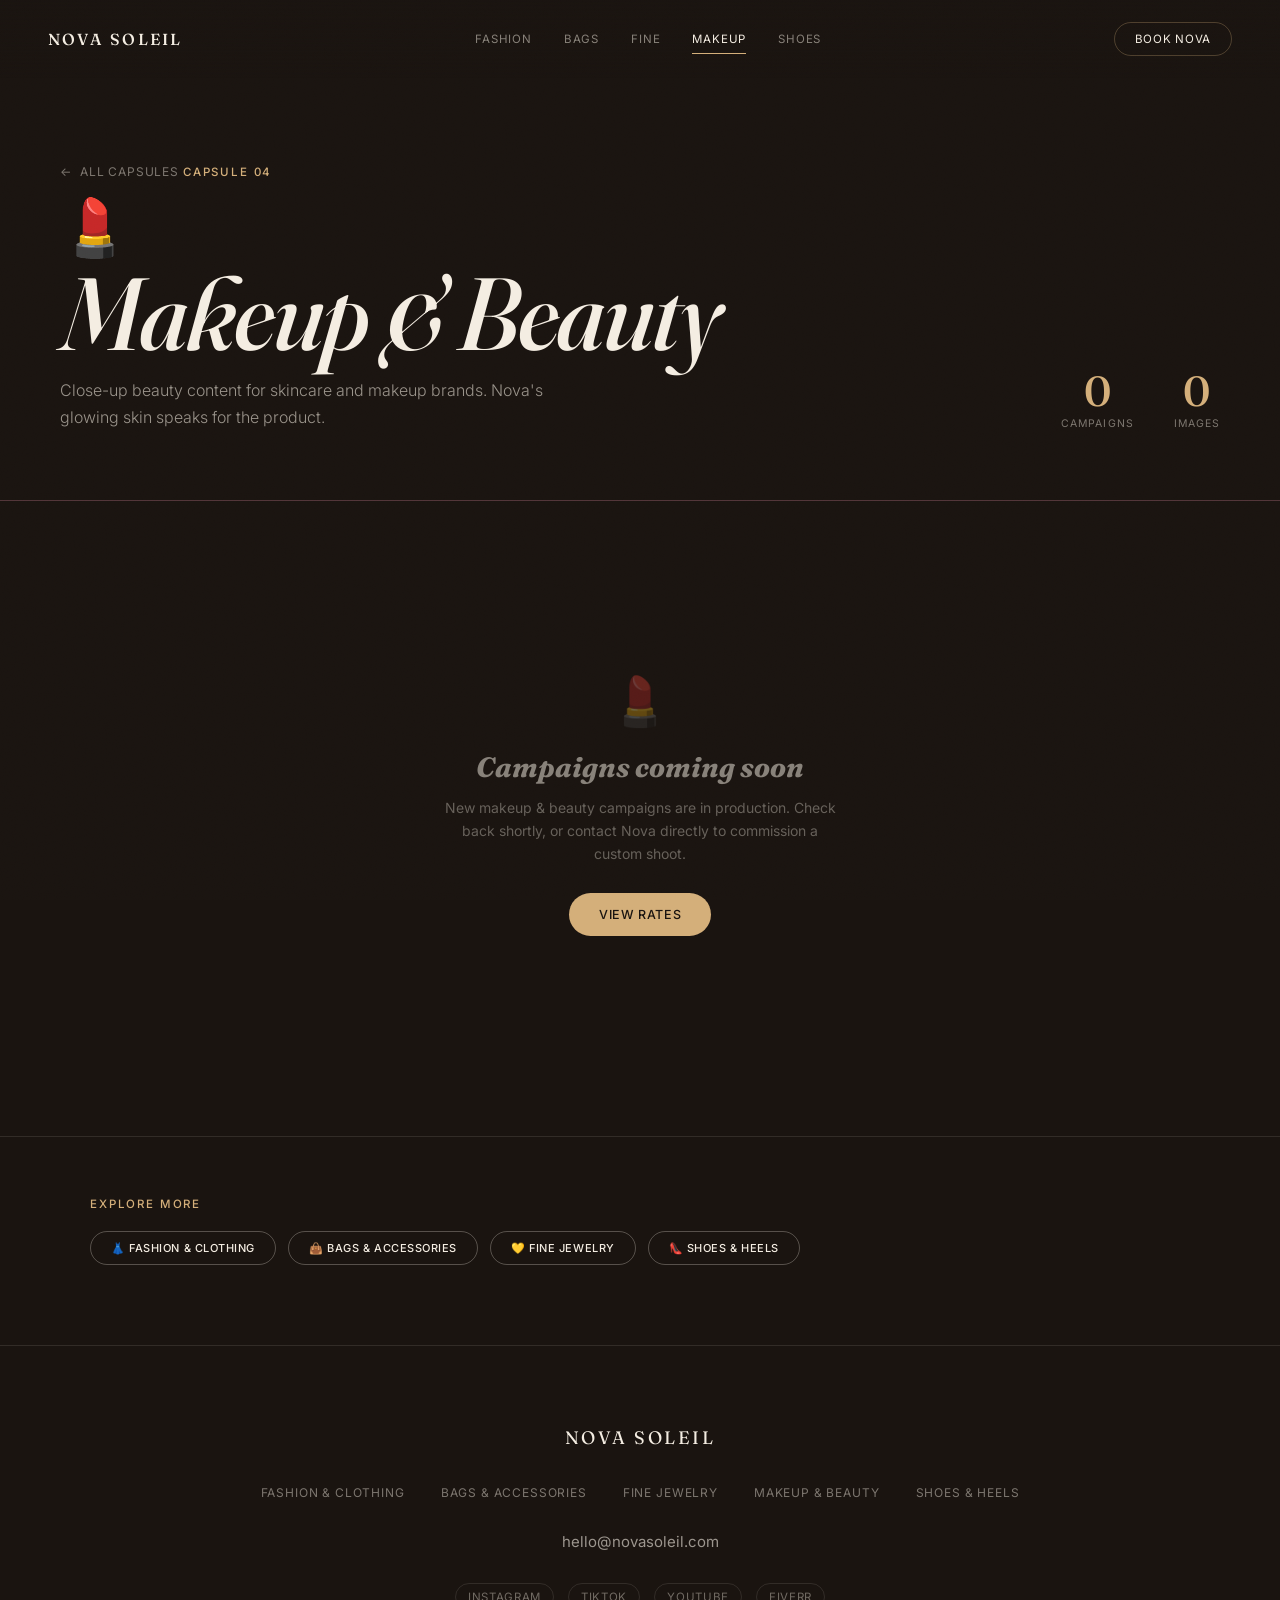
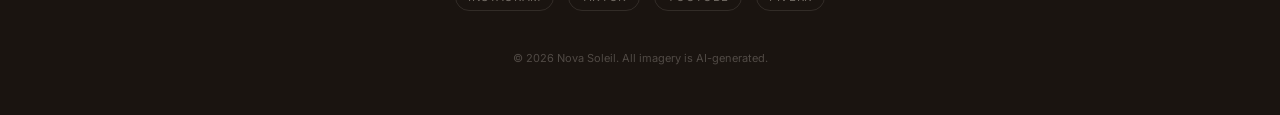
<file: beauty.html>
<!DOCTYPE html>
<html lang="en">
<head>
<meta charset="UTF-8">
<meta name="viewport" content="width=device-width, initial-scale=1.0">
<title>Nova Soleil — Campaigns</title>
<link rel="preconnect" href="https://fonts.googleapis.com">
<link href="https://fonts.googleapis.com/css2?family=Fraunces:ital,opsz,wght@0,9..144,300;0,9..144,400;0,9..144,500;1,9..144,400;1,9..144,500&family=Inter:wght@300;400;500;600&display=swap" rel="stylesheet">
<link rel="stylesheet" href="shared.css">
<style>
.cat-hero{padding:160px 60px 70px;position:relative;overflow:hidden;border-bottom:1px solid var(--line)}
.cat-hero-bg{position:absolute;inset:0;opacity:.08;background-size:cover;background-position:center;filter:blur(20px) saturate(1.5)}
.cat-hero-inner{position:relative;z-index:1;display:flex;align-items:flex-end;justify-content:space-between;gap:40px;flex-wrap:wrap}
.cat-hero-icon{font-size:56px;line-height:1;margin-bottom:12px;display:block}
.cat-hero h1{font-family:var(--ff-d);font-weight:500;font-style:italic;font-size:clamp(52px,8vw,110px);line-height:.9;letter-spacing:-.02em;margin:8px 0 18px}
.cat-hero p{font-size:16px;line-height:1.65;color:rgba(244,237,226,.58);max-width:520px;font-weight:300}
.cat-hero-stats{display:flex;gap:40px;flex-shrink:0}
.stat{text-align:center}
.stat-num{font-family:var(--ff-d);font-size:42px;font-weight:500;color:var(--champ);line-height:1}
.stat-label{font-size:10.5px;letter-spacing:.1em;text-transform:uppercase;color:rgba(244,237,226,.45);margin-top:5px}
@media(max-width:860px){.cat-hero{padding:120px 22px 56px}.cat-hero-stats{display:none}}

.campaigns-section{padding:70px 60px 100px}
.campaigns-section h2{font-family:var(--ff-d);font-style:italic;font-size:28px;margin-bottom:32px;color:rgba(244,237,226,.6)}
.no-campaigns{text-align:center;padding:100px 40px}
.no-campaigns .icon{font-size:48px;margin-bottom:20px;opacity:.35}
.no-campaigns h3{font-family:var(--ff-d);font-style:italic;font-size:28px;margin-bottom:12px;color:rgba(244,237,226,.5)}
.no-campaigns p{font-size:14px;color:rgba(244,237,226,.35);line-height:1.65;max-width:400px;margin:0 auto 28px}
@media(max-width:860px){.campaigns-section{padding:50px 22px 80px}}

.back-link{display:inline-flex;align-items:center;gap:8px;font-size:12px;letter-spacing:.07em;text-transform:uppercase;color:rgba(244,237,226,.45);transition:color .25s;margin-bottom:20px}
.back-link:hover{color:var(--bone)}
.back-link::before{content:'←'}
</style>
</head>
<body>
<div class="grain"></div>

<!-- LIGHTBOX -->
<div class="lightbox" id="lightbox">
  <button class="lb-close" id="lbClose">✕</button>
  <div class="lb-inner">
    <div class="lb-sidebar">
      <p class="eyebrow" id="lbCapsule"></p>
      <h3 class="lb-heading" id="lbTitle"></h3>
      <p class="lb-desc" id="lbDesc"></p>
      <span class="lb-badge" id="lbType"></span>
    </div>
    <div class="lb-main">
      <div class="lb-img-wrap" id="lbImg"></div>
      <div class="lb-thumbs" id="lbThumbs"></div>
    </div>
  </div>
  <button class="lb-nav lb-prev" id="lbPrev">‹</button>
  <button class="lb-nav lb-next" id="lbNext">›</button>
</div>

<!-- NAV -->
<nav class="nav" id="nav">
  <a href="index.html" class="nav-mark">NOVA SOLEIL</a>
  <div class="nav-pages" id="navPages"></div>
  <a class="nav-cta" href="index.html#pricing">Book Nova</a>
  <button class="nav-mobile-toggle" id="mobileToggle" aria-label="Menu">
    <span></span><span></span><span></span>
  </button>
</nav>
<div class="nav-drawer" id="navDrawer">
  <button class="nav-drawer-close" id="drawerClose">✕</button>
  <div id="drawerLinks"></div>
</div>

<!-- CATEGORY HERO — filled by JS -->
<header class="cat-hero" id="catHero">
  <div class="cat-hero-bg" id="catHeroBg"></div>
  <div class="cat-hero-inner">
    <div>
      <a href="index.html" class="back-link">All capsules</a>
      <span class="eyebrow" id="catLabel"></span>
      <span class="cat-hero-icon" id="catIcon"></span>
      <h1 id="catTitle"></h1>
      <p id="catDesc"></p>
    </div>
    <div class="cat-hero-stats">
      <div class="stat"><div class="stat-num" id="statCampaigns">0</div><div class="stat-label">Campaigns</div></div>
      <div class="stat"><div class="stat-num" id="statImages">0</div><div class="stat-label">Images</div></div>
    </div>
  </div>
</header>

<!-- CAMPAIGNS GRID — filled by JS -->
<section class="campaigns-section">
  <div id="campaignsGrid"></div>
</section>

<!-- OTHER CAPSULES -->
<section style="padding:0 60px 80px;border-top:1px solid var(--line)">
  <div style="max-width:1100px;margin:0 auto;padding-top:60px">
    <p class="eyebrow" style="margin-bottom:20px">Explore more</p>
    <div style="display:flex;gap:12px;flex-wrap:wrap" id="otherCapsules"></div>
  </div>
</section>

<!-- FOOTER -->
<footer class="footer">
  <a href="index.html" class="footer-logo">NOVA SOLEIL</a>
  <div class="footer-links" id="footerLinks"></div>
  <a class="footer-email" id="footerEmail"></a>
  <div class="footer-social" id="footerSocial"></div>
  <p class="footer-fine">© 2026 Nova Soleil. All imagery is AI-generated.</p>
</footer>

<script>var PAGE_CAPSULE = 'beauty';</script>
<script src="data.js"></script>
<script src="shared.js"></script>
</body>
</html>
</file>
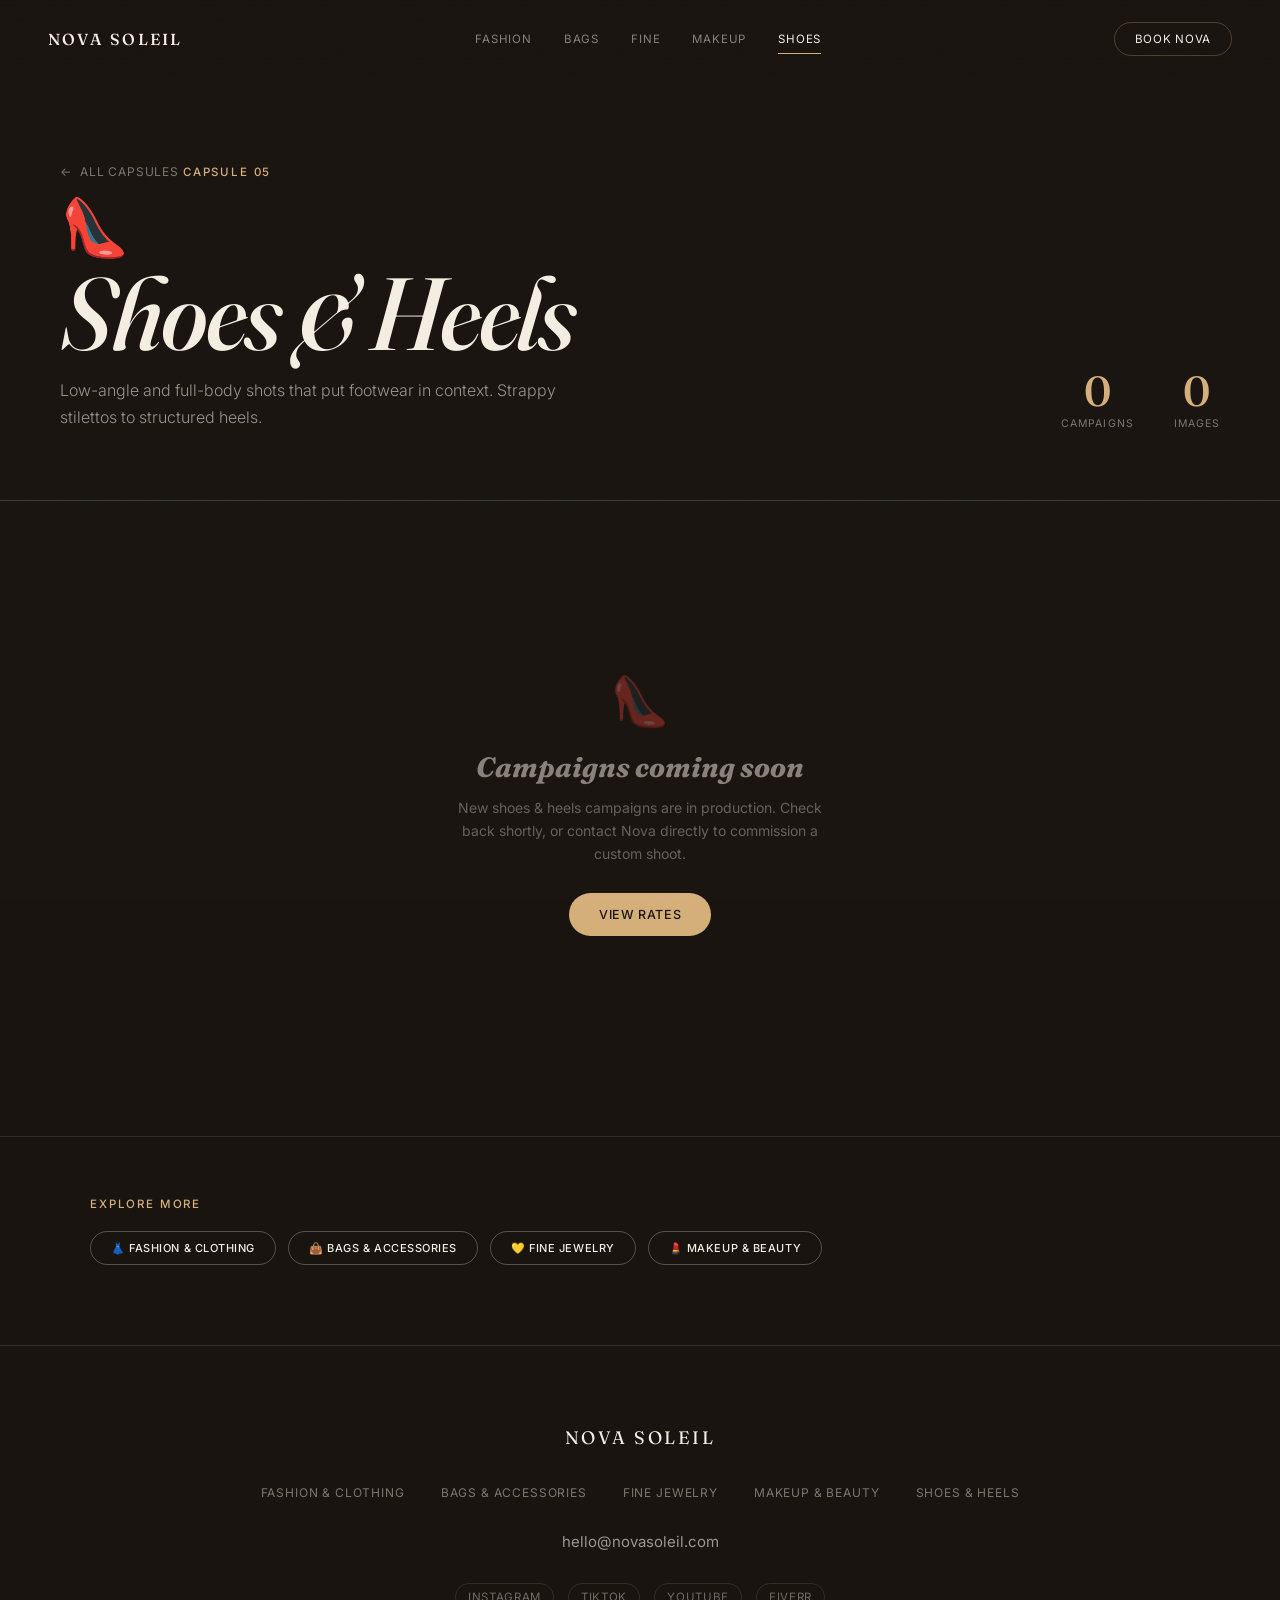
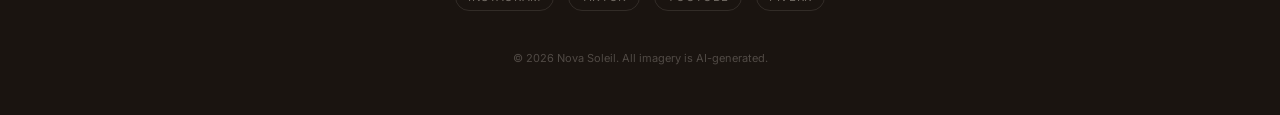
<file: shoes.html>
<!DOCTYPE html>
<html lang="en">
<head>
<meta charset="UTF-8">
<meta name="viewport" content="width=device-width, initial-scale=1.0">
<title>Nova Soleil — Campaigns</title>
<link rel="preconnect" href="https://fonts.googleapis.com">
<link href="https://fonts.googleapis.com/css2?family=Fraunces:ital,opsz,wght@0,9..144,300;0,9..144,400;0,9..144,500;1,9..144,400;1,9..144,500&family=Inter:wght@300;400;500;600&display=swap" rel="stylesheet">
<link rel="stylesheet" href="shared.css">
<style>
.cat-hero{padding:160px 60px 70px;position:relative;overflow:hidden;border-bottom:1px solid var(--line)}
.cat-hero-bg{position:absolute;inset:0;opacity:.08;background-size:cover;background-position:center;filter:blur(20px) saturate(1.5)}
.cat-hero-inner{position:relative;z-index:1;display:flex;align-items:flex-end;justify-content:space-between;gap:40px;flex-wrap:wrap}
.cat-hero-icon{font-size:56px;line-height:1;margin-bottom:12px;display:block}
.cat-hero h1{font-family:var(--ff-d);font-weight:500;font-style:italic;font-size:clamp(52px,8vw,110px);line-height:.9;letter-spacing:-.02em;margin:8px 0 18px}
.cat-hero p{font-size:16px;line-height:1.65;color:rgba(244,237,226,.58);max-width:520px;font-weight:300}
.cat-hero-stats{display:flex;gap:40px;flex-shrink:0}
.stat{text-align:center}
.stat-num{font-family:var(--ff-d);font-size:42px;font-weight:500;color:var(--champ);line-height:1}
.stat-label{font-size:10.5px;letter-spacing:.1em;text-transform:uppercase;color:rgba(244,237,226,.45);margin-top:5px}
@media(max-width:860px){.cat-hero{padding:120px 22px 56px}.cat-hero-stats{display:none}}

.campaigns-section{padding:70px 60px 100px}
.campaigns-section h2{font-family:var(--ff-d);font-style:italic;font-size:28px;margin-bottom:32px;color:rgba(244,237,226,.6)}
.no-campaigns{text-align:center;padding:100px 40px}
.no-campaigns .icon{font-size:48px;margin-bottom:20px;opacity:.35}
.no-campaigns h3{font-family:var(--ff-d);font-style:italic;font-size:28px;margin-bottom:12px;color:rgba(244,237,226,.5)}
.no-campaigns p{font-size:14px;color:rgba(244,237,226,.35);line-height:1.65;max-width:400px;margin:0 auto 28px}
@media(max-width:860px){.campaigns-section{padding:50px 22px 80px}}

.back-link{display:inline-flex;align-items:center;gap:8px;font-size:12px;letter-spacing:.07em;text-transform:uppercase;color:rgba(244,237,226,.45);transition:color .25s;margin-bottom:20px}
.back-link:hover{color:var(--bone)}
.back-link::before{content:'←'}
</style>
</head>
<body>
<div class="grain"></div>

<!-- LIGHTBOX -->
<div class="lightbox" id="lightbox">
  <button class="lb-close" id="lbClose">✕</button>
  <div class="lb-inner">
    <div class="lb-sidebar">
      <p class="eyebrow" id="lbCapsule"></p>
      <h3 class="lb-heading" id="lbTitle"></h3>
      <p class="lb-desc" id="lbDesc"></p>
      <span class="lb-badge" id="lbType"></span>
    </div>
    <div class="lb-main">
      <div class="lb-img-wrap" id="lbImg"></div>
      <div class="lb-thumbs" id="lbThumbs"></div>
    </div>
  </div>
  <button class="lb-nav lb-prev" id="lbPrev">‹</button>
  <button class="lb-nav lb-next" id="lbNext">›</button>
</div>

<!-- NAV -->
<nav class="nav" id="nav">
  <a href="index.html" class="nav-mark">NOVA SOLEIL</a>
  <div class="nav-pages" id="navPages"></div>
  <a class="nav-cta" href="index.html#pricing">Book Nova</a>
  <button class="nav-mobile-toggle" id="mobileToggle" aria-label="Menu">
    <span></span><span></span><span></span>
  </button>
</nav>
<div class="nav-drawer" id="navDrawer">
  <button class="nav-drawer-close" id="drawerClose">✕</button>
  <div id="drawerLinks"></div>
</div>

<!-- CATEGORY HERO — filled by JS -->
<header class="cat-hero" id="catHero">
  <div class="cat-hero-bg" id="catHeroBg"></div>
  <div class="cat-hero-inner">
    <div>
      <a href="index.html" class="back-link">All capsules</a>
      <span class="eyebrow" id="catLabel"></span>
      <span class="cat-hero-icon" id="catIcon"></span>
      <h1 id="catTitle"></h1>
      <p id="catDesc"></p>
    </div>
    <div class="cat-hero-stats">
      <div class="stat"><div class="stat-num" id="statCampaigns">0</div><div class="stat-label">Campaigns</div></div>
      <div class="stat"><div class="stat-num" id="statImages">0</div><div class="stat-label">Images</div></div>
    </div>
  </div>
</header>

<!-- CAMPAIGNS GRID — filled by JS -->
<section class="campaigns-section">
  <div id="campaignsGrid"></div>
</section>

<!-- OTHER CAPSULES -->
<section style="padding:0 60px 80px;border-top:1px solid var(--line)">
  <div style="max-width:1100px;margin:0 auto;padding-top:60px">
    <p class="eyebrow" style="margin-bottom:20px">Explore more</p>
    <div style="display:flex;gap:12px;flex-wrap:wrap" id="otherCapsules"></div>
  </div>
</section>

<!-- FOOTER -->
<footer class="footer">
  <a href="index.html" class="footer-logo">NOVA SOLEIL</a>
  <div class="footer-links" id="footerLinks"></div>
  <a class="footer-email" id="footerEmail"></a>
  <div class="footer-social" id="footerSocial"></div>
  <p class="footer-fine">© 2026 Nova Soleil. All imagery is AI-generated.</p>
</footer>

<script>var PAGE_CAPSULE = 'shoes';</script>
<script src="data.js"></script>
<script src="shared.js"></script>
</body>
</html>
</file>
<file: shared.css>
/* ============================================================
   NOVA SOLEIL v3 — SHARED DESIGN SYSTEM
   ============================================================ */
:root {
  --ink: #1a1410; --bone: #f4ede2; --bronze: #8b6f47;
  --umber: #2b221a; --umber2: #3a2e22; --champ: #d4af7a;
  --champ-dim: rgba(212,175,122,.28); --line: rgba(244,237,226,.11);
  --ff-d: 'Fraunces', serif; --ff-b: 'Inter', sans-serif;
  --ease: cubic-bezier(.16,1,.3,1); --r: 10px;
}
*, *::before, *::after { margin:0; padding:0; box-sizing:border-box }
html { scroll-behavior:smooth }
body { background:var(--ink); color:var(--bone); font-family:var(--ff-b); overflow-x:hidden }
img { display:block; max-width:100% }
a { color:inherit; text-decoration:none }
ul { list-style:none }
input, textarea, select, button { font-family:var(--ff-b) }
::selection { background:var(--champ); color:var(--ink) }

/* GRAIN */
.grain { position:fixed; inset:0; z-index:999; pointer-events:none; opacity:.038; mix-blend-mode:overlay;
  background-image:url("data:image/svg+xml,%3Csvg xmlns='http://www.w3.org/2000/svg' width='200' height='200'%3E%3Cfilter id='n'%3E%3CfeTurbulence type='fractalNoise' baseFrequency='.9' numOctaves='2' stitchTiles='stitch'/%3E%3C/filter%3E%3Crect width='100%25' height='100%25' filter='url(%23n)'/%3E%3C/svg%3E") }

/* NAV */
.nav { position:fixed; top:0; left:0; right:0; z-index:100; display:flex; align-items:center;
  justify-content:space-between; padding:22px 48px;
  background:linear-gradient(to bottom,rgba(26,20,16,.88),transparent);
  transition:padding .4s var(--ease),background .4s var(--ease) }
.nav.scrolled { padding:13px 48px; background:rgba(26,20,16,.96); backdrop-filter:blur(18px);
  border-bottom:1px solid var(--line) }
.nav-mark { font-family:var(--ff-d); font-size:16px; letter-spacing:.14em; font-weight:500 }
.nav-pages { display:flex; gap:0 }
.nav-pages a { font-size:11.5px; letter-spacing:.07em; text-transform:uppercase; padding:8px 16px;
  color:rgba(244,237,226,.5); transition:color .25s; position:relative }
.nav-pages a::after { content:''; position:absolute; bottom:0; left:16px; right:16px; height:1px;
  background:var(--champ); transform:scaleX(0); transition:transform .3s var(--ease) }
.nav-pages a:hover, .nav-pages a.active { color:var(--bone) }
.nav-pages a.active::after { transform:scaleX(1) }
.nav-cta { font-size:11.5px; letter-spacing:.06em; text-transform:uppercase;
  border:1px solid var(--champ-dim); padding:9px 20px; border-radius:100px; transition:all .3s var(--ease) }
.nav-cta:hover { background:var(--champ); color:var(--ink); border-color:var(--champ) }
.nav-mobile-toggle { display:none; flex-direction:column; gap:5px; background:none; border:none; cursor:pointer; padding:4px }
.nav-mobile-toggle span { width:22px; height:1px; background:var(--bone); display:block; transition:all .3s }
.nav-drawer { position:fixed; inset:0; z-index:200; background:rgba(26,20,16,.98); display:flex;
  flex-direction:column; align-items:center; justify-content:center; gap:8px;
  transform:translateX(100%); transition:transform .45s var(--ease) }
.nav-drawer.open { transform:translateX(0) }
.nav-drawer a { font-size:28px; font-family:var(--ff-d); font-style:italic; padding:10px; color:rgba(244,237,226,.6); transition:color .25s }
.nav-drawer a:hover { color:var(--bone) }
.nav-drawer-close { position:absolute; top:22px; right:24px; background:none; border:none;
  color:var(--bone); font-size:24px; cursor:pointer }
@media(max-width:900px) {
  .nav { padding:16px 20px }
  .nav-pages { display:none }
  .nav-mobile-toggle { display:flex }
}

/* BTNS */
.btn { display:inline-flex; align-items:center; justify-content:center; gap:8px;
  padding:14px 30px; font-size:12.5px; letter-spacing:.05em; text-transform:uppercase;
  border-radius:100px; transition:all .35s var(--ease); font-weight:500; cursor:pointer; white-space:nowrap }
.btn-primary { background:var(--champ); color:var(--ink); border:none }
.btn-primary:hover { background:var(--bone); transform:translateY(-2px) }
.btn-ghost { border:1px solid rgba(244,237,226,.28); color:var(--bone); background:none }
.btn-ghost:hover { border-color:var(--champ); color:var(--champ) }
.btn-sm { padding:9px 20px; font-size:11px }
.btn-full { width:100% }

/* EYEBROW */
.eyebrow { font-size:11.5px; letter-spacing:.16em; text-transform:uppercase; color:var(--champ); font-weight:500 }

/* REVEAL */
.rv { opacity:0; transform:translateY(24px); transition:opacity .85s var(--ease),transform .85s var(--ease) }
.rv.in { opacity:1; transform:translateY(0) }
@media(prefers-reduced-motion:reduce) { .rv { opacity:1!important; transform:none!important } }

/* LIGHTBOX */
.lightbox { position:fixed; inset:0; z-index:500; background:rgba(8,6,4,.97);
  display:flex; align-items:stretch; opacity:0; pointer-events:none; transition:opacity .35s var(--ease) }
.lightbox.open { opacity:1; pointer-events:all }
.lb-close { position:absolute; top:18px; right:20px; background:rgba(244,237,226,.08); border:1px solid var(--line);
  color:var(--bone); font-size:18px; width:38px; height:38px; border-radius:50%;
  display:flex; align-items:center; justify-content:center; cursor:pointer; z-index:10; transition:all .3s }
.lb-close:hover { background:var(--umber2) }
.lb-inner { display:flex; width:100%; height:100%; overflow:hidden }
.lb-sidebar { width:260px; flex-shrink:0; padding:58px 28px 28px; border-right:1px solid var(--line);
  display:flex; flex-direction:column; justify-content:center; overflow-y:auto }
.lb-sidebar .eyebrow { margin-bottom:10px }
.lb-heading { font-family:var(--ff-d); font-style:italic; font-size:24px; margin-bottom:12px; line-height:1.25 }
.lb-desc { font-size:12.5px; line-height:1.65; color:rgba(244,237,226,.55); margin-bottom:16px }
.lb-badge { display:inline-block; font-size:10px; letter-spacing:.1em; text-transform:uppercase;
  padding:3px 11px; border-radius:100px; background:var(--umber2); color:var(--bronze) }
.lb-main { flex:1; display:flex; flex-direction:column; overflow:hidden }
.lb-img-wrap { flex:1; display:flex; align-items:center; justify-content:center; padding:18px; overflow:hidden }
.lb-img-wrap img, .lb-img-wrap video { max-width:100%; max-height:100%; object-fit:contain; border-radius:6px }
.lb-thumbs { display:flex; gap:7px; padding:10px 18px; border-top:1px solid var(--line);
  overflow-x:auto; scrollbar-width:none; flex-shrink:0 }
.lb-thumbs::-webkit-scrollbar { display:none }
.lb-thumb { width:58px; height:58px; flex-shrink:0; border-radius:5px; overflow:hidden;
  cursor:pointer; border:2px solid transparent; opacity:.55; transition:all .25s }
.lb-thumb:hover { opacity:.85 }
.lb-thumb.active { border-color:var(--champ); opacity:1 }
.lb-thumb img { width:100%; height:100%; object-fit:cover }
.lb-nav { position:absolute; top:50%; transform:translateY(-50%); background:rgba(26,20,16,.65);
  border:1px solid var(--line); color:var(--bone); font-size:26px; width:46px; height:46px;
  border-radius:50%; display:flex; align-items:center; justify-content:center; cursor:pointer; transition:all .3s; z-index:10 }
.lb-nav:hover { background:var(--champ-dim); border-color:var(--champ) }
.lb-prev { left:12px } .lb-next { right:12px }
@media(max-width:720px) {
  .lb-sidebar { display:none }
  .lb-nav { display:none }
}

/* CAMPAIGN CARD */
.campaign-card { background:var(--umber2); border-radius:var(--r); overflow:hidden; cursor:pointer;
  border:1px solid var(--line); transition:transform .4s var(--ease),border-color .4s,box-shadow .4s var(--ease) }
.campaign-card:hover { transform:translateY(-6px); border-color:var(--champ-dim); box-shadow:0 20px 60px rgba(0,0,0,.5) }
.cc-thumb { position:relative; aspect-ratio:4/5; overflow:hidden; background:var(--umber) }
.cc-thumb img { width:100%; height:100%; object-fit:cover; transition:transform 1.1s var(--ease) }
.campaign-card:hover .cc-thumb img { transform:scale(1.05) }
.cc-hover { position:absolute; inset:0; background:linear-gradient(to top,rgba(26,20,16,.85),transparent 55%);
  opacity:0; transition:opacity .4s; display:flex; align-items:flex-end; padding:16px }
.campaign-card:hover .cc-hover { opacity:1 }
.cc-hover span { font-size:11.5px; letter-spacing:.08em; text-transform:uppercase }
.cc-hover span::after { content:' →' }
.cc-count { position:absolute; top:10px; right:10px; background:rgba(26,20,16,.6);
  backdrop-filter:blur(6px); border-radius:100px; padding:3px 9px; font-size:11px }
.cc-body { padding:14px 16px 18px }
.cc-type { font-size:10px; letter-spacing:.1em; text-transform:uppercase; color:var(--bronze); margin-bottom:5px }
.cc-name { font-size:15px; font-weight:500; margin-bottom:5px }
.cc-desc { font-size:12px; color:rgba(244,237,226,.5); line-height:1.5;
  display:-webkit-box; -webkit-line-clamp:2; -webkit-box-orient:vertical; overflow:hidden }

/* GRID */
.grid-3 { display:grid; grid-template-columns:repeat(3,1fr); gap:22px }
.grid-2 { display:grid; grid-template-columns:repeat(2,1fr); gap:22px }
@media(max-width:1100px) { .grid-3 { grid-template-columns:repeat(2,1fr) } }
@media(max-width:660px) { .grid-3, .grid-2 { grid-template-columns:1fr } }

/* PAGE HERO (inner pages) */
.page-hero { padding:160px 60px 80px; border-bottom:1px solid var(--line) }
.page-hero h1 { font-family:var(--ff-d); font-weight:500; font-style:italic;
  font-size:clamp(52px,8vw,110px); line-height:.92; letter-spacing:-.02em; margin:10px 0 20px }
.page-hero p { font-size:16px; line-height:1.65; color:rgba(244,237,226,.6); max-width:560px; font-weight:300 }
@media(max-width:860px) { .page-hero { padding:120px 22px 60px } }

/* SECTION PADDING */
.section { padding:80px 60px }
@media(max-width:860px) { .section { padding:60px 22px } }

/* EMPTY STATE */
.empty-state { text-align:center; padding:80px 40px; border:1px dashed var(--line);
  border-radius:var(--r); color:rgba(244,237,226,.4) }
.empty-state .icon { font-size:36px; margin-bottom:14px; opacity:.4 }
.empty-state h3 { font-family:var(--ff-d); font-style:italic; font-size:22px; margin-bottom:8px; color:rgba(244,237,226,.6) }
.empty-state p { font-size:13px; line-height:1.6 }

/* FOOTER */
.footer { padding:80px 60px 50px; text-align:center; border-top:1px solid var(--line) }
.footer-logo { font-family:var(--ff-d); font-size:18px; letter-spacing:.14em; margin-bottom:28px; display:block }
.footer-links { display:flex; justify-content:center; gap:0; flex-wrap:wrap; margin-bottom:24px }
.footer-links a { font-size:12px; letter-spacing:.07em; text-transform:uppercase; padding:8px 18px;
  color:rgba(244,237,226,.45); transition:color .25s }
.footer-links a:hover { color:var(--bone) }
.footer-email { font-size:15px; color:rgba(244,237,226,.6); transition:color .3s; margin-bottom:32px; display:block }
.footer-email:hover { color:var(--champ) }
.footer-social { display:flex; justify-content:center; gap:14px; flex-wrap:wrap; margin-bottom:40px }
.footer-social a { font-size:11.5px; letter-spacing:.06em; text-transform:uppercase;
  color:rgba(244,237,226,.4); transition:color .3s; padding:6px 12px;
  border:1px solid var(--line); border-radius:100px }
.footer-social a:hover { color:var(--champ); border-color:var(--champ-dim) }
.footer-fine { font-size:11px; color:rgba(244,237,226,.25) }
@media(max-width:860px) { .footer { padding:60px 22px 36px } }

/* SCROLL INDICATOR */
.scroll-line-wrap { position:absolute; bottom:32px; right:48px; display:flex; flex-direction:column; align-items:center; gap:10px }
.scroll-line-wrap span { font-size:10px; letter-spacing:.18em; text-transform:uppercase; color:rgba(244,237,226,.4); writing-mode:vertical-rl }
.scroll-line { width:1px; height:44px; background:rgba(244,237,226,.18); position:relative; overflow:hidden }
.scroll-line::after { content:''; position:absolute; top:-100%; left:0; width:100%; height:100%;
  background:var(--champ); animation:drip 2.2s ease-in-out infinite }
@keyframes drip { 0%{top:-100%} 60%{top:100%} 100%{top:100%} }
</file>
